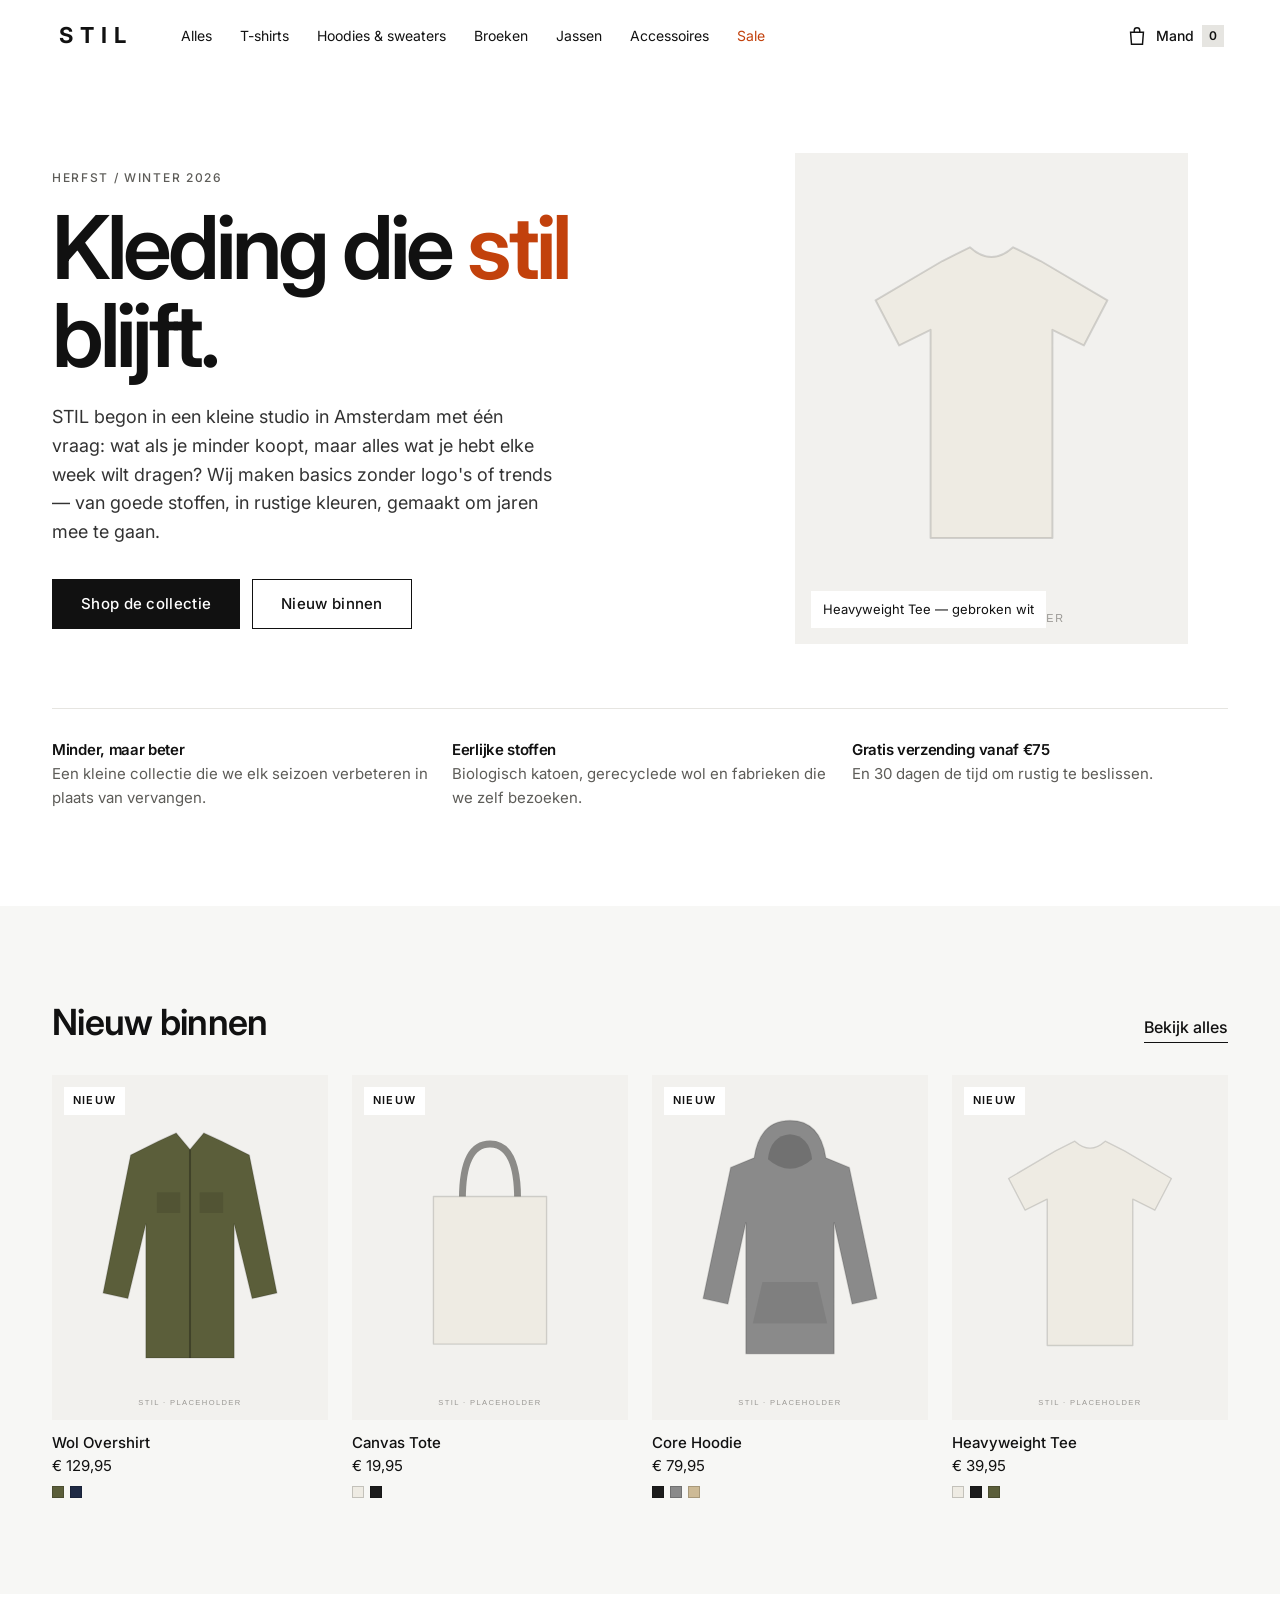
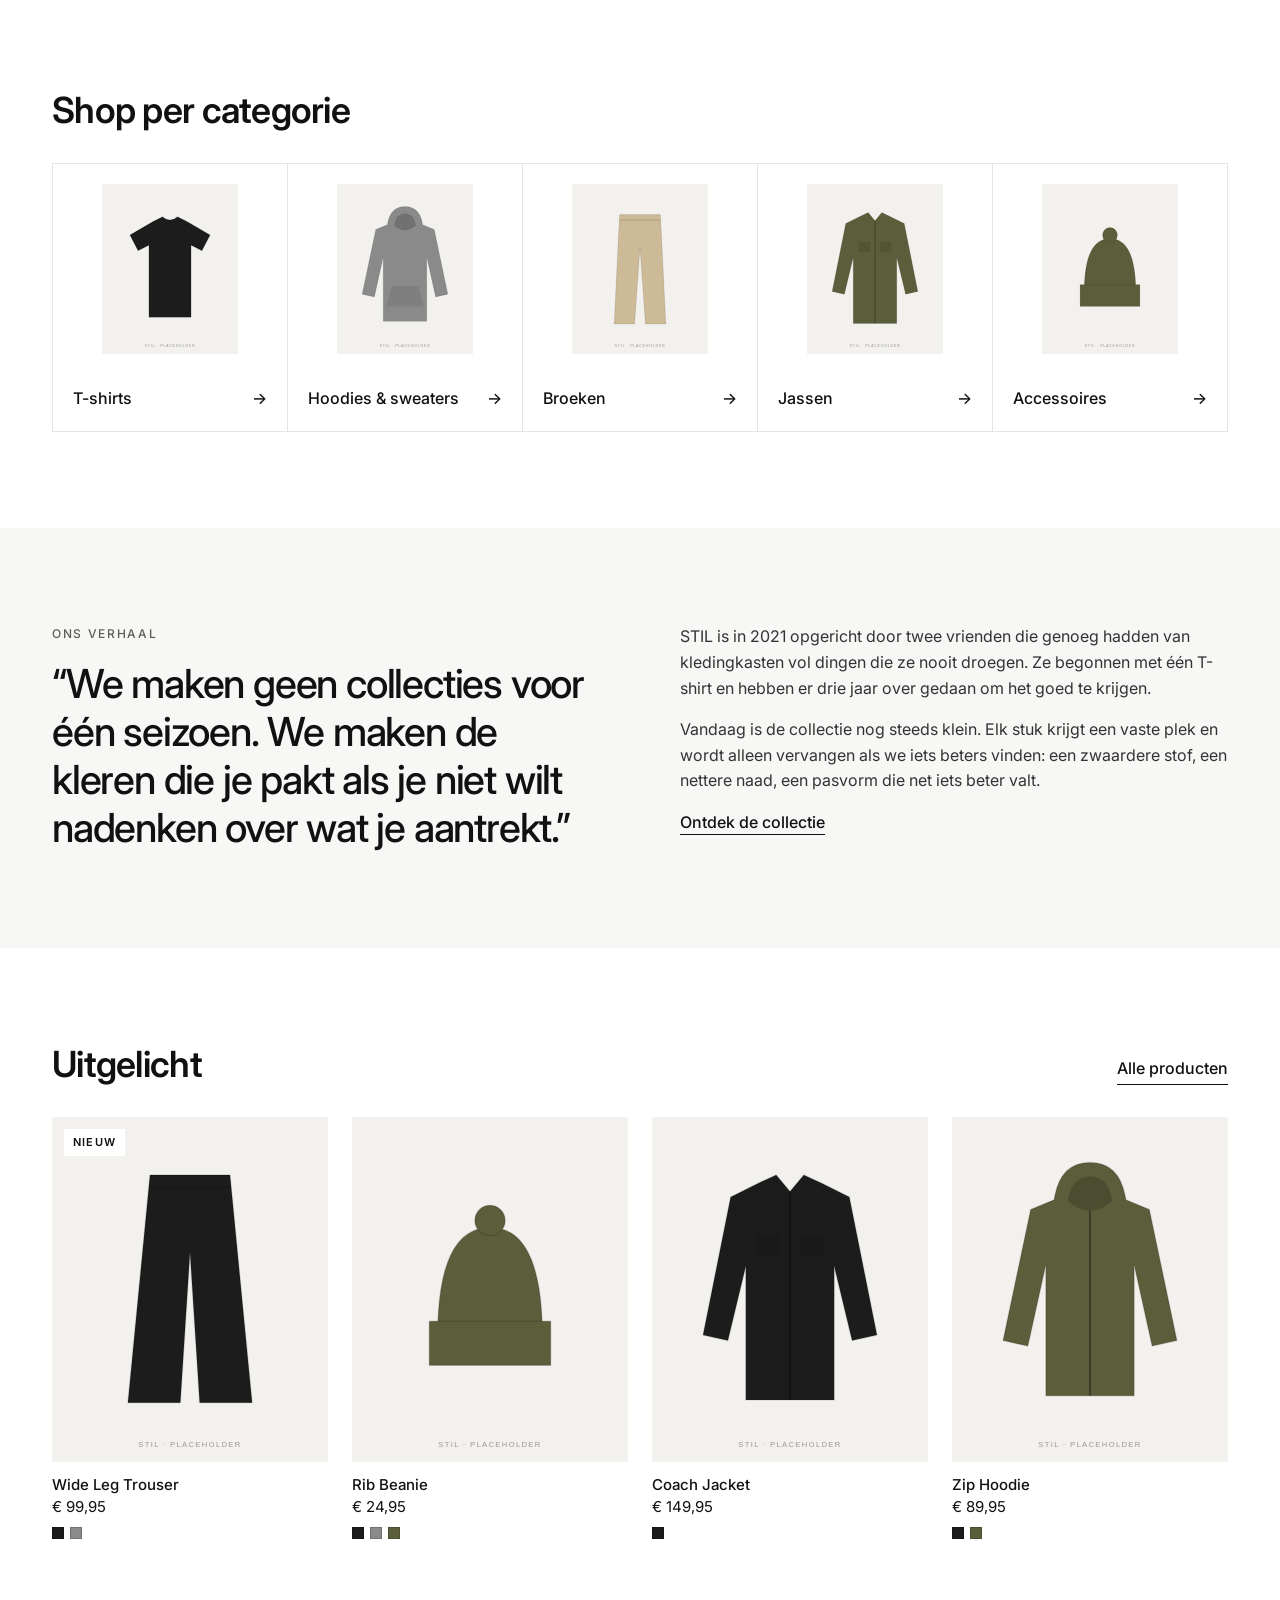
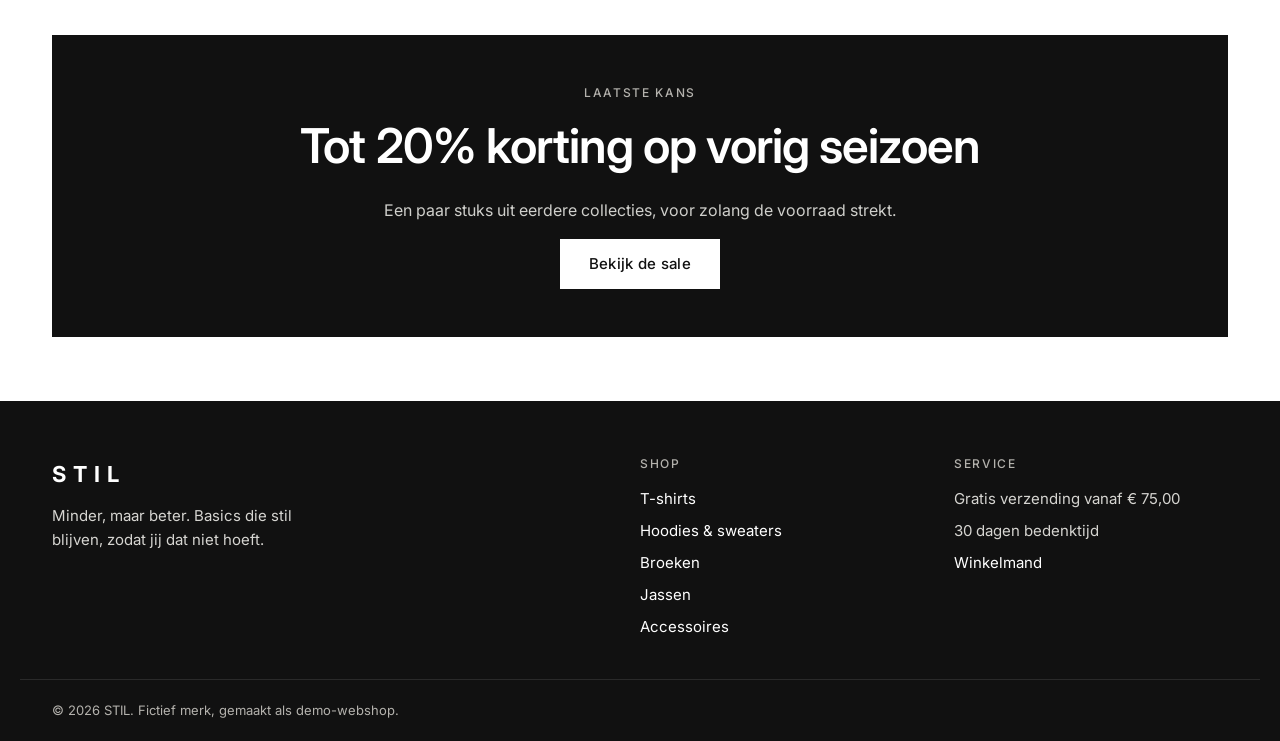
<file: index.html>
<!doctype html>
<html lang="nl">
<head>
  <meta charset="utf-8">
  <meta name="viewport" content="width=device-width, initial-scale=1">
  <title>STIL — Basics die stil blijven</title>
  <meta name="description" content="STIL maakt tijdloze basics van eerlijke stoffen. Minder stuks, betere kwaliteit. Gratis verzending vanaf €75.">
  <link rel="icon" href="images/favicon.svg" type="image/svg+xml">
  <link rel="preconnect" href="https://fonts.googleapis.com">
  <link rel="preconnect" href="https://fonts.gstatic.com" crossorigin>
  <link rel="stylesheet" href="https://fonts.googleapis.com/css2?family=Inter:wght@400;500;600;700&display=swap">
  <link rel="stylesheet" href="css/style.css">
  <script>document.documentElement.classList.add('js');</script>
  <script type="module" src="js/pages/home.js"></script>
</head>
<body>
  <a class="skip-link" href="#main">Naar de inhoud</a>
  <header class="site-header" data-site-header></header>

  <main id="main">
    <section class="hero" aria-labelledby="hero-title">
      <div class="container">
        <div class="hero__grid">
          <div class="reveal">
            <p class="eyebrow">Herfst / Winter 2026</p>
            <h1 class="hero__title" id="hero-title">Kleding die <em>stil</em> blijft.</h1>
            <p class="hero__lead">
              STIL begon in een kleine studio in Amsterdam met één vraag: wat als je minder koopt, maar alles wat je hebt elke week wilt dragen?
              Wij maken basics zonder logo's of trends — van goede stoffen, in rustige kleuren, gemaakt om jaren mee te gaan.
            </p>
            <div class="hero__actions">
              <a class="btn" href="shop.html">Shop de collectie</a>
              <a class="btn btn--outline" href="shop.html?label=nieuw&amp;sort=nieuwste">Nieuw binnen</a>
            </div>
          </div>
          <figure class="hero__media reveal">
            <img src="images/products/heavyweight-tee.svg" alt="Heavyweight Tee in gebroken wit, plat neergelegd" width="400" height="500">
            <figcaption class="hero__caption">Heavyweight Tee — gebroken wit</figcaption>
          </figure>
        </div>

        <ul class="values">
          <li><h3>Minder, maar beter</h3><p>Een kleine collectie die we elk seizoen verbeteren in plaats van vervangen.</p></li>
          <li><h3>Eerlijke stoffen</h3><p>Biologisch katoen, gerecyclede wol en fabrieken die we zelf bezoeken.</p></li>
          <li><h3>Gratis verzending vanaf €75</h3><p>En 30 dagen de tijd om rustig te beslissen.</p></li>
        </ul>
      </div>
    </section>

    <section class="section section--tint" aria-labelledby="new-title">
      <div class="container">
        <div class="section-head">
          <h2 id="new-title">Nieuw binnen</h2>
          <a class="text-link" href="shop.html?label=nieuw&amp;sort=nieuwste">Bekijk alles<span class="visually-hidden"> wat nieuw is</span></a>
        </div>
        <ul class="grid grid--4" data-new-products aria-busy="true">
          <li><div class="skeleton"></div></li><li><div class="skeleton"></div></li><li><div class="skeleton"></div></li><li><div class="skeleton"></div></li>
        </ul>
      </div>
    </section>

    <section class="section" aria-labelledby="cat-title">
      <div class="container">
        <div class="section-head">
          <h2 id="cat-title">Shop per categorie</h2>
        </div>
        <ul class="categories">
          <li class="category-item"><a class="category" href="shop.html?cat=t-shirts"><img src="images/products/essential-tee.svg" alt="" width="400" height="500"><span class="category__name">T-shirts <span aria-hidden="true">→</span></span></a></li>
          <li class="category-item"><a class="category" href="shop.html?cat=hoodies"><img src="images/products/core-hoodie.svg" alt="" width="400" height="500"><span class="category__name">Hoodies &amp; sweaters <span aria-hidden="true">→</span></span></a></li>
          <li class="category-item"><a class="category" href="shop.html?cat=broeken"><img src="images/products/relaxed-chino.svg" alt="" width="400" height="500"><span class="category__name">Broeken <span aria-hidden="true">→</span></span></a></li>
          <li class="category-item"><a class="category" href="shop.html?cat=jassen"><img src="images/products/wool-overshirt.svg" alt="" width="400" height="500"><span class="category__name">Jassen <span aria-hidden="true">→</span></span></a></li>
          <li class="category-item"><a class="category" href="shop.html?cat=accessoires"><img src="images/products/rib-beanie.svg" alt="" width="400" height="500"><span class="category__name">Accessoires <span aria-hidden="true">→</span></span></a></li>
        </ul>
      </div>
    </section>

    <section class="section section--tint" aria-labelledby="story-title">
      <div class="container story">
        <div class="reveal">
          <p class="eyebrow" id="story-title">Ons verhaal</p>
          <p class="story__quote">“We maken geen collecties voor één seizoen. We maken de kleren die je pakt als je niet wilt nadenken over wat je aantrekt.”</p>
        </div>
        <div class="story__text reveal">
          <p>STIL is in 2021 opgericht door twee vrienden die genoeg hadden van kledingkasten vol dingen die ze nooit droegen. Ze begonnen met één T-shirt en hebben er drie jaar over gedaan om het goed te krijgen.</p>
          <p>Vandaag is de collectie nog steeds klein. Elk stuk krijgt een vaste plek en wordt alleen vervangen als we iets beters vinden: een zwaardere stof, een nettere naad, een pasvorm die net iets beter valt.</p>
          <a class="text-link" href="shop.html">Ontdek de collectie</a>
        </div>
      </div>
    </section>

    <section class="section" aria-labelledby="featured-title">
      <div class="container">
        <div class="section-head">
          <h2 id="featured-title">Uitgelicht</h2>
          <a class="text-link" href="shop.html">Alle producten</a>
        </div>
        <ul class="grid grid--4" data-featured-products aria-busy="true">
          <li><div class="skeleton"></div></li><li><div class="skeleton"></div></li><li><div class="skeleton"></div></li><li><div class="skeleton"></div></li>
        </ul>
      </div>
    </section>

    <section class="container" aria-labelledby="sale-title">
      <div class="banner reveal">
        <p class="eyebrow" style="color:#b4b2ad">Laatste kans</p>
        <h2 id="sale-title">Tot 20% korting op vorig seizoen</h2>
        <p>Een paar stuks uit eerdere collecties, voor zolang de voorraad strekt.</p>
        <a class="btn btn--light" href="shop.html?label=sale">Bekijk de sale</a>
      </div>
    </section>
  </main>

  <footer class="site-footer" data-site-footer></footer>
</body>
</html>
</file>
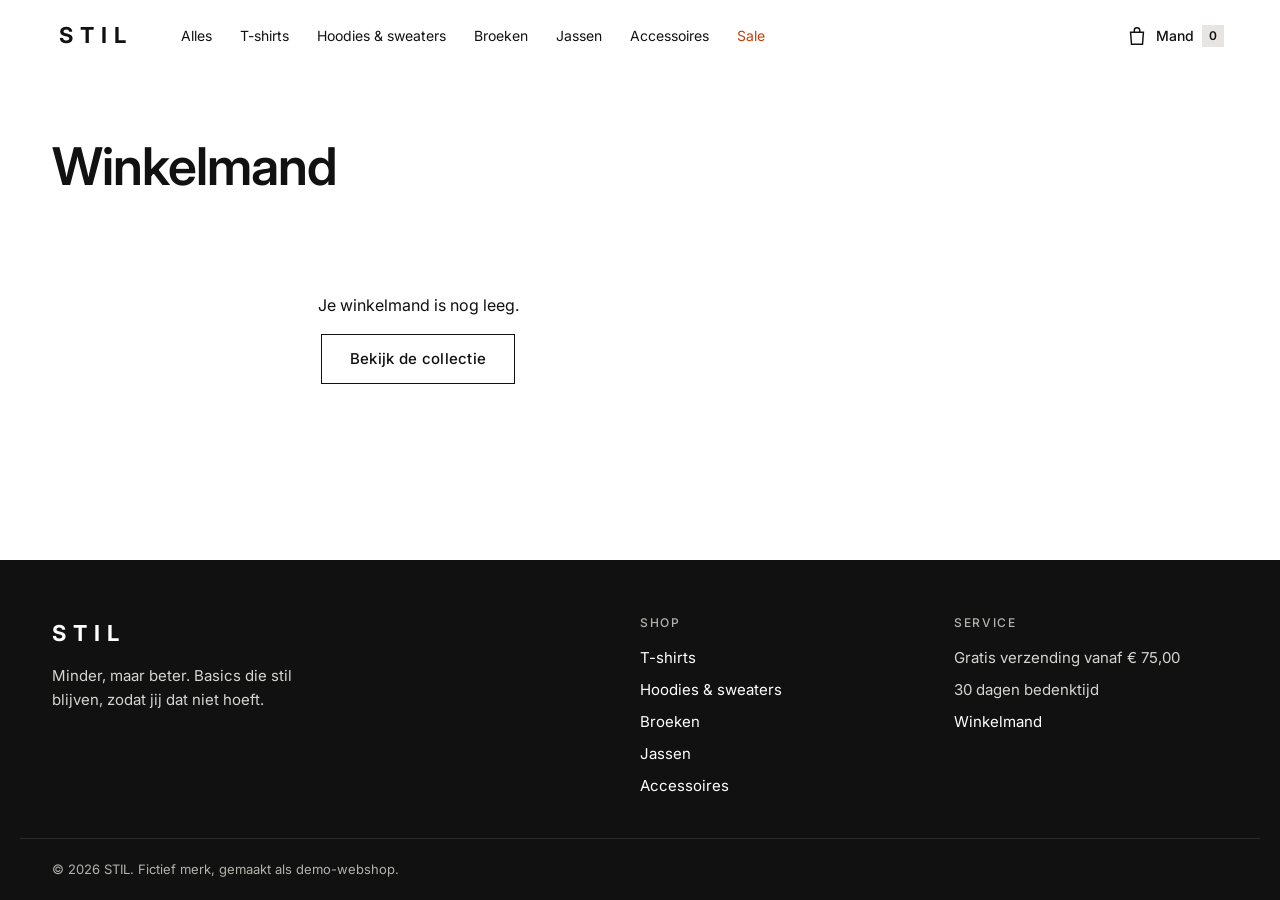
<file: cart.html>
<!doctype html>
<html lang="nl">
<head>
  <meta charset="utf-8">
  <meta name="viewport" content="width=device-width, initial-scale=1">
  <title>Winkelmand — STIL</title>
  <meta name="robots" content="noindex">
  <link rel="icon" href="images/favicon.svg" type="image/svg+xml">
  <link rel="preconnect" href="https://fonts.googleapis.com">
  <link rel="preconnect" href="https://fonts.gstatic.com" crossorigin>
  <link rel="stylesheet" href="https://fonts.googleapis.com/css2?family=Inter:wght@400;500;600;700&display=swap">
  <link rel="stylesheet" href="css/style.css">
  <script>document.documentElement.classList.add('js');</script>
  <script type="module" src="js/pages/cart.js"></script>
</head>
<body>
  <a class="skip-link" href="#main">Naar de inhoud</a>
  <header class="site-header" data-site-header></header>

  <main id="main" class="container">
    <div class="page-head">
      <h1 class="page-title">Winkelmand</h1>
      <p class="muted" data-cart-subtitle aria-live="polite"></p>
    </div>

    <div class="cart-page">
      <section aria-labelledby="lines-title">
        <h2 class="visually-hidden" id="lines-title">Artikelen</h2>
        <div data-cart-lines></div>
      </section>
      <aside class="summary-box" aria-labelledby="summary-title" data-summary-box>
        <h2 id="summary-title">Overzicht</h2>
        <div data-cart-summary></div>
      </aside>
    </div>
  </main>

  <footer class="site-footer" data-site-footer></footer>
</body>
</html>
</file>
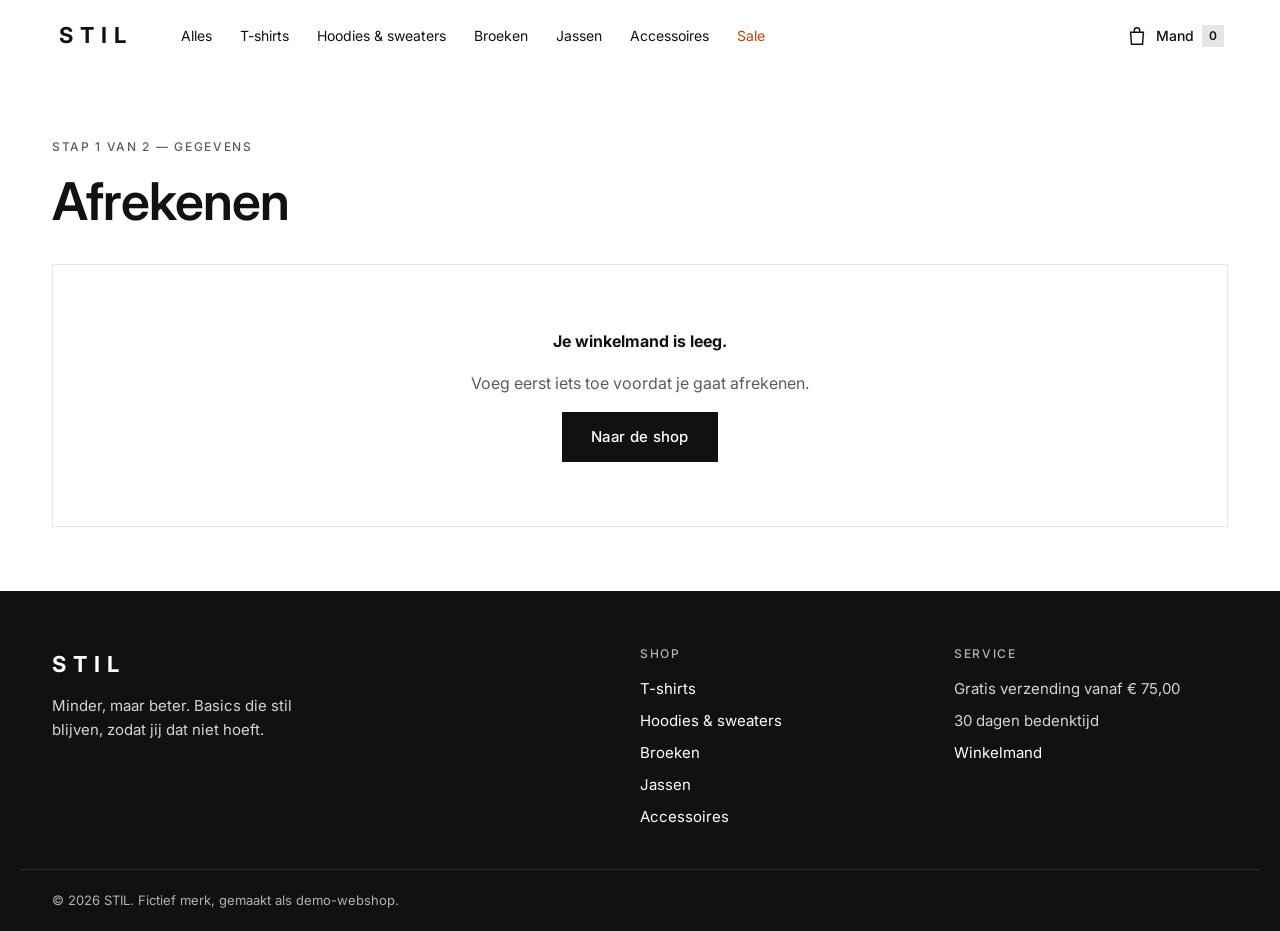
<file: checkout.html>
<!doctype html>
<html lang="nl">
<head>
  <meta charset="utf-8">
  <meta name="viewport" content="width=device-width, initial-scale=1">
  <title>Afrekenen — STIL</title>
  <meta name="robots" content="noindex">
  <link rel="icon" href="images/favicon.svg" type="image/svg+xml">
  <link rel="preconnect" href="https://fonts.googleapis.com">
  <link rel="preconnect" href="https://fonts.gstatic.com" crossorigin>
  <link rel="stylesheet" href="https://fonts.googleapis.com/css2?family=Inter:wght@400;500;600;700&display=swap">
  <link rel="stylesheet" href="css/style.css">
  <script>document.documentElement.classList.add('js');</script>
  <script type="module" src="js/checkout.js"></script>
</head>
<body>
  <a class="skip-link" href="#main">Naar de inhoud</a>
  <header class="site-header" data-site-header></header>

  <main id="main" class="container">
    <div class="page-head">
      <p class="eyebrow">Stap 1 van 2 — gegevens</p>
      <h1 class="page-title">Afrekenen</h1>
    </div>

    <div data-checkout-empty hidden>
      <div class="empty-state">
        <p><strong>Je winkelmand is leeg.</strong></p>
        <p class="muted">Voeg eerst iets toe voordat je gaat afrekenen.</p>
        <a class="btn" href="shop.html">Naar de shop</a>
      </div>
    </div>

    <div class="checkout" data-checkout>
      <form novalidate data-checkout-form aria-labelledby="form-title">
        <h2 class="visually-hidden" id="form-title">Je gegevens</h2>
        <div class="error-summary" data-error-summary tabindex="-1" hidden>
          <h2>Controleer de volgende velden</h2>
          <ul data-error-list></ul>
        </div>

        <fieldset>
          <legend>Contact</legend>
          <div class="field-row">
            <div class="field">
              <label for="voornaam">Voornaam</label>
              <input class="input" id="voornaam" name="voornaam" autocomplete="given-name" required aria-describedby="voornaam-error">
              <p class="field__error" id="voornaam-error"></p>
            </div>
            <div class="field">
              <label for="achternaam">Achternaam</label>
              <input class="input" id="achternaam" name="achternaam" autocomplete="family-name" required aria-describedby="achternaam-error">
              <p class="field__error" id="achternaam-error"></p>
            </div>
          </div>
          <div class="field">
            <label for="email">E-mailadres</label>
            <input class="input" id="email" name="email" type="email" autocomplete="email" inputmode="email" required aria-describedby="email-hint email-error">
            <p class="field__hint" id="email-hint">Hier sturen we je orderbevestiging naartoe.</p>
            <p class="field__error" id="email-error"></p>
          </div>
        </fieldset>

        <fieldset>
          <legend>Bezorgadres</legend>
          <div class="field">
            <label for="straat">Straat en huisnummer</label>
            <input class="input" id="straat" name="straat" autocomplete="street-address" required aria-describedby="straat-error">
            <p class="field__error" id="straat-error"></p>
          </div>
          <div class="field-row field-row--postcode">
            <div class="field">
              <label for="postcode">Postcode</label>
              <input class="input" id="postcode" name="postcode" autocomplete="postal-code" required aria-describedby="postcode-error">
              <p class="field__error" id="postcode-error"></p>
            </div>
            <div class="field">
              <label for="plaats">Plaats</label>
              <input class="input" id="plaats" name="plaats" autocomplete="address-level2" required aria-describedby="plaats-error">
              <p class="field__error" id="plaats-error"></p>
            </div>
          </div>
          <div class="field">
            <label for="land">Land</label>
            <select class="select" id="land" name="land" autocomplete="country">
              <option value="NL">Nederland</option>
              <option value="BE">België</option>
              <option value="DE">Duitsland</option>
            </select>
          </div>
        </fieldset>

        <button class="btn btn--block" type="submit" data-pay>Betalen met Stripe</button>
        <p class="secure-note">
          <svg viewBox="0 0 24 24" width="14" height="14" aria-hidden="true" focusable="false"><rect x="5" y="10" width="14" height="10" fill="none" stroke="currentColor" stroke-width="1.6"/><path d="M8 10V7a4 4 0 0 1 8 0v3" fill="none" stroke="currentColor" stroke-width="1.6"/></svg>
          Je rondt de betaling veilig af bij Stripe.
        </p>
        <p class="notice" data-demo-notice hidden>
          <strong>Demo-modus:</strong> er is nog geen Stripe Payment Link ingesteld in <code>js/config.js</code>.
          Je gaat daarom direct naar de bevestigingspagina, er wordt niets afgeschreven.
        </p>
      </form>

      <aside class="summary-box" aria-labelledby="order-title">
        <h2 id="order-title">Je bestelling</h2>
        <ul class="order-lines" data-order-lines></ul>
        <div data-order-totals></div>
        <a class="link-btn" href="cart.html">Winkelmand aanpassen</a>
      </aside>
    </div>
  </main>

  <footer class="site-footer" data-site-footer></footer>
</body>
</html>
</file>
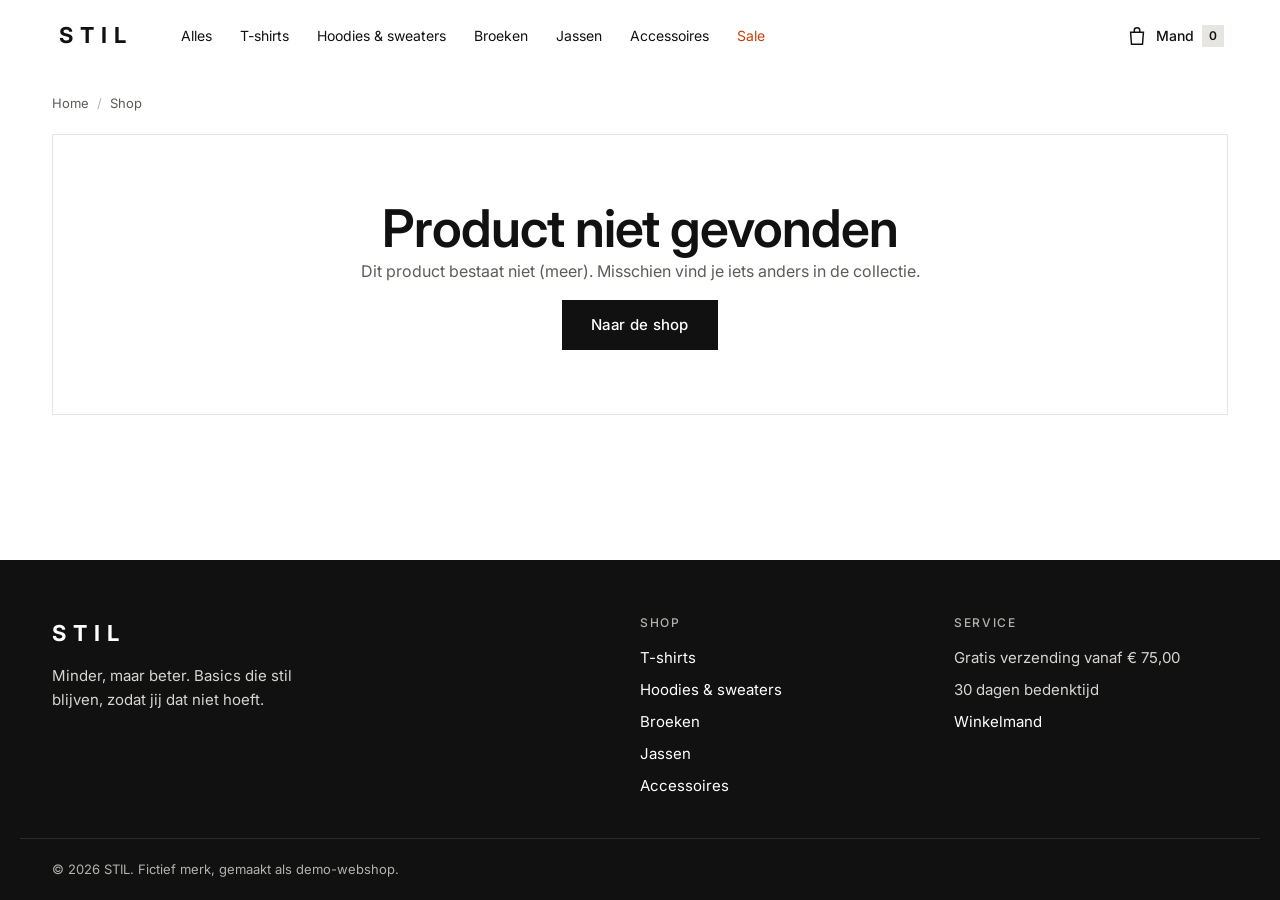
<file: product.html>
<!doctype html>
<html lang="nl">
<head>
  <meta charset="utf-8">
  <meta name="viewport" content="width=device-width, initial-scale=1">
  <title>Product — STIL</title>
  <meta name="description" content="Productdetails bij STIL.">
  <link rel="icon" href="images/favicon.svg" type="image/svg+xml">
  <link rel="preconnect" href="https://fonts.googleapis.com">
  <link rel="preconnect" href="https://fonts.gstatic.com" crossorigin>
  <link rel="stylesheet" href="https://fonts.googleapis.com/css2?family=Inter:wght@400;500;600;700&display=swap">
  <link rel="stylesheet" href="css/style.css">
  <script>document.documentElement.classList.add('js');</script>
  <script type="module" src="js/pages/product.js"></script>
</head>
<body>
  <a class="skip-link" href="#main">Naar de inhoud</a>
  <header class="site-header" data-site-header></header>

  <main id="main" class="container">
    <nav class="breadcrumbs" aria-label="Kruimelpad">
      <ol data-breadcrumbs>
        <li><a href="index.html">Home</a></li>
        <li><a href="shop.html">Shop</a></li>
      </ol>
    </nav>

    <div data-product aria-busy="true">
      <div class="product">
        <div class="skeleton"></div>
        <div><p class="muted">Product laden…</p></div>
      </div>
    </div>

    <section class="section" aria-labelledby="related-title" data-related-section hidden>
      <div class="section-head">
        <h2 id="related-title">Misschien ook iets voor jou</h2>
      </div>
      <ul class="grid grid--4" data-related></ul>
    </section>
  </main>

  <footer class="site-footer" data-site-footer></footer>
</body>
</html>
</file>
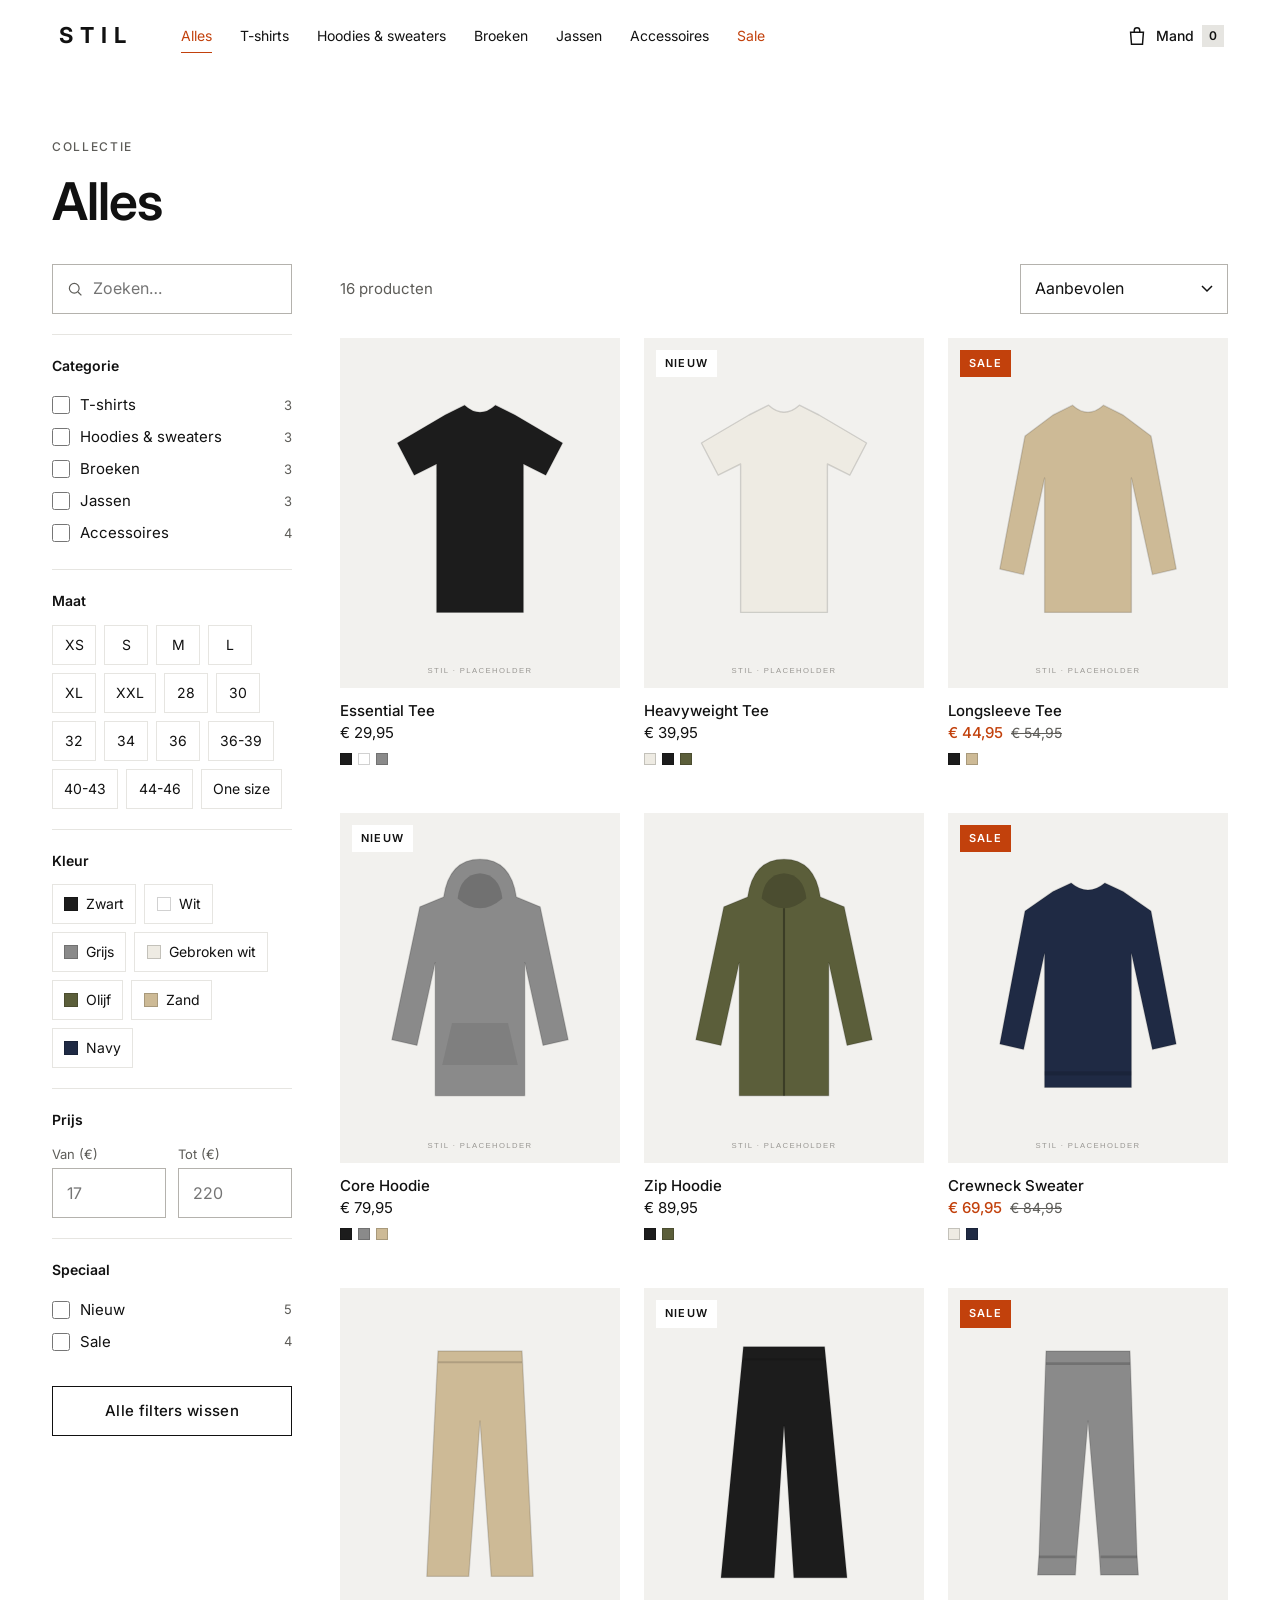
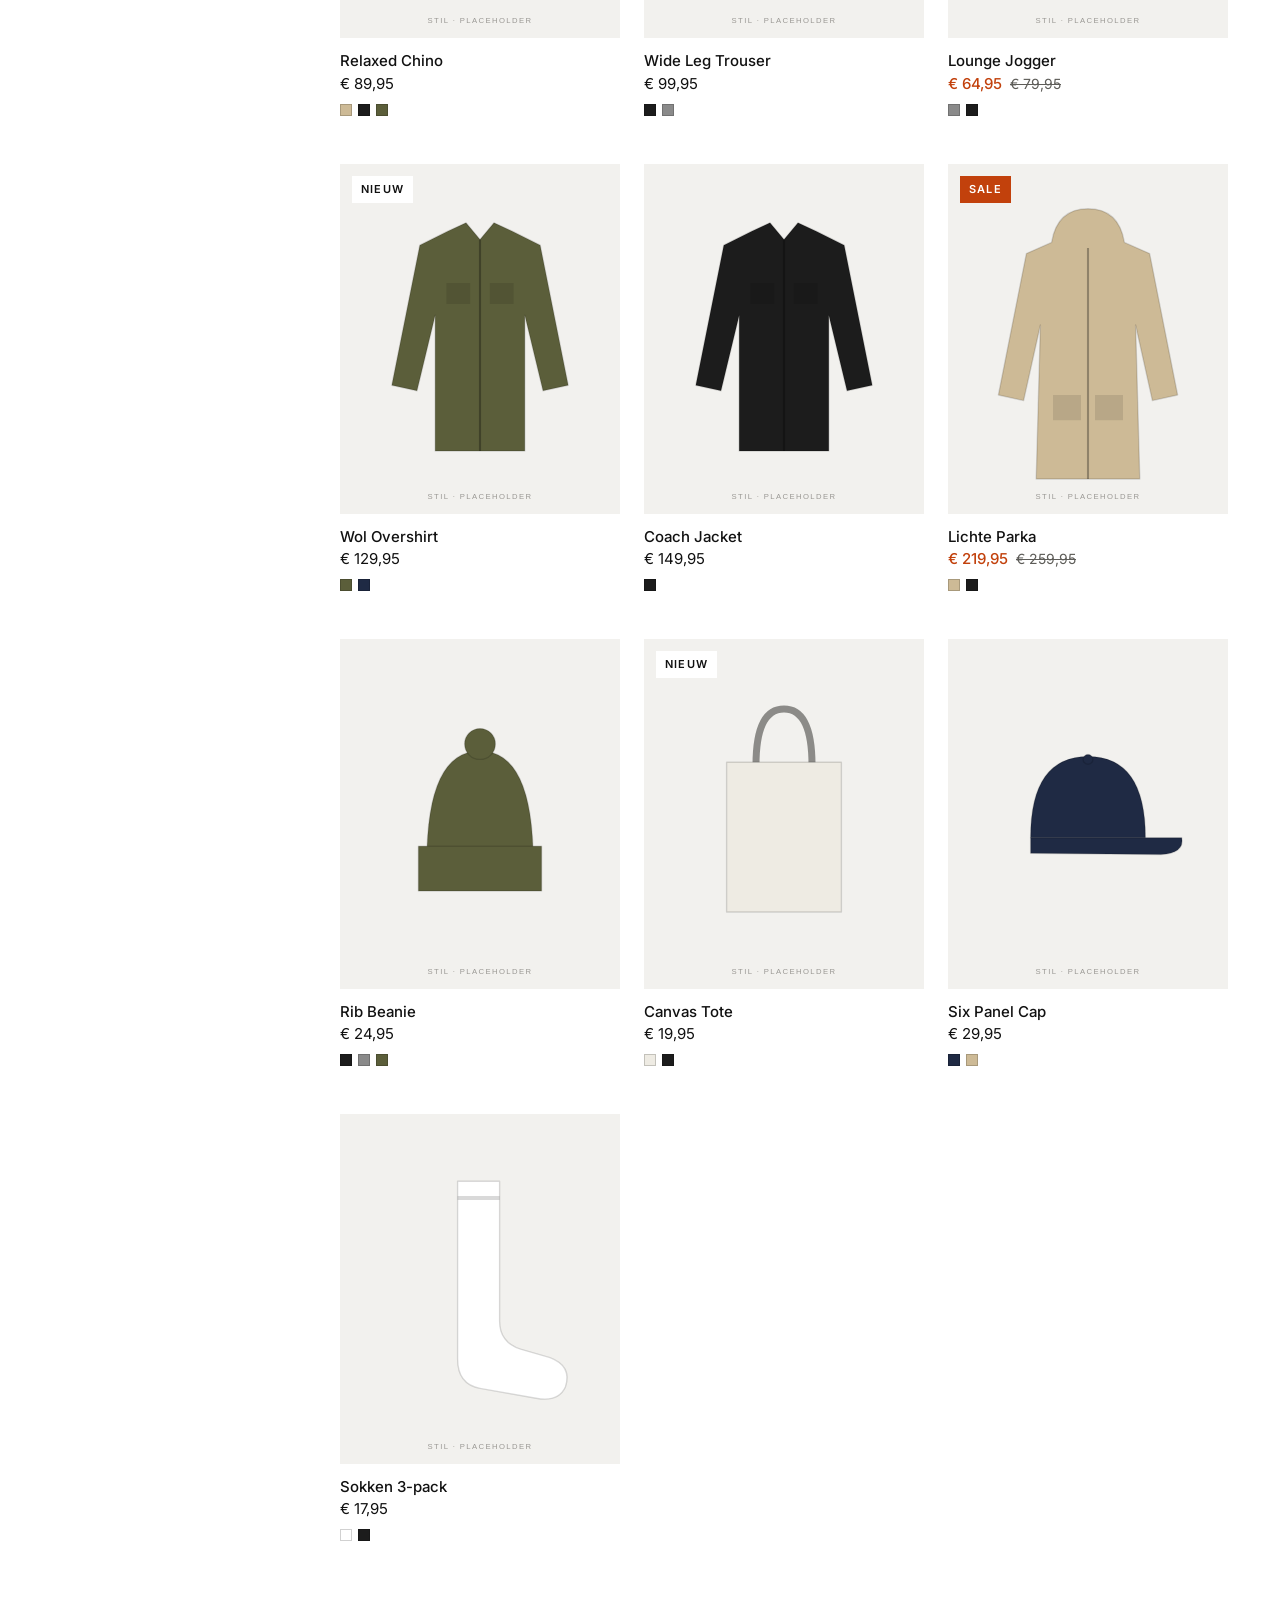
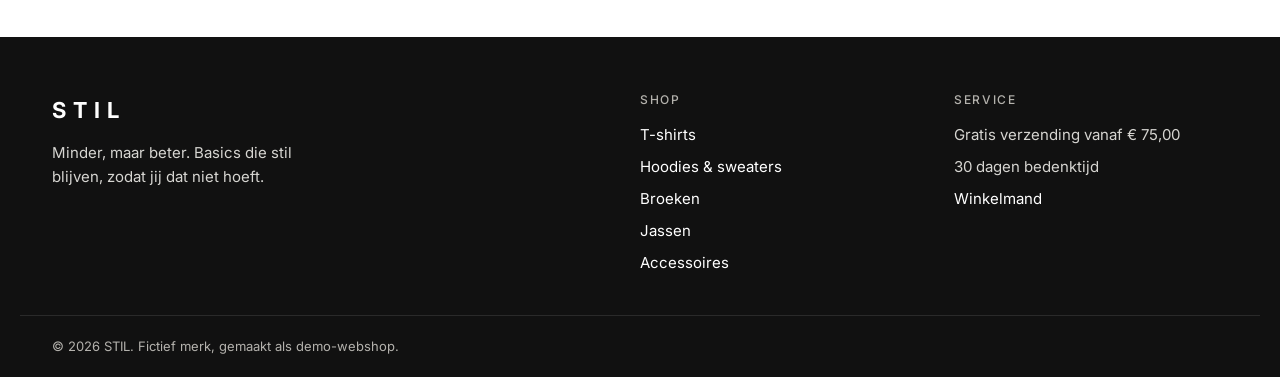
<file: shop.html>
<!doctype html>
<html lang="nl">
<head>
  <meta charset="utf-8">
  <meta name="viewport" content="width=device-width, initial-scale=1">
  <title>Shop — STIL</title>
  <meta name="description" content="Bekijk de volledige collectie van STIL: T-shirts, hoodies, broeken, jassen en accessoires.">
  <link rel="icon" href="images/favicon.svg" type="image/svg+xml">
  <link rel="preconnect" href="https://fonts.googleapis.com">
  <link rel="preconnect" href="https://fonts.gstatic.com" crossorigin>
  <link rel="stylesheet" href="https://fonts.googleapis.com/css2?family=Inter:wght@400;500;600;700&display=swap">
  <link rel="stylesheet" href="css/style.css">
  <script>document.documentElement.classList.add('js');</script>
  <script type="module" src="js/filters.js"></script>
</head>
<body>
  <a class="skip-link" href="#main">Naar de inhoud</a>
  <header class="site-header" data-site-header></header>

  <main id="main" class="container">
    <div class="page-head">
      <p class="eyebrow">Collectie</p>
      <h1 class="page-title" data-shop-title>Alles</h1>
    </div>

    <div class="shop">
      <aside aria-label="Filters">
        <form class="filters" id="filters" data-filters role="search" aria-label="Producten zoeken en filteren">
          <div class="search">
            <label class="visually-hidden" for="q">Zoek in de collectie</label>
            <svg viewBox="0 0 24 24" width="18" height="18" aria-hidden="true" focusable="false"><circle cx="11" cy="11" r="6.5" stroke="currentColor" stroke-width="1.6" fill="none"/><path d="M16 16l4.5 4.5" stroke="currentColor" stroke-width="1.6"/></svg>
            <input class="input" type="search" id="q" name="q" placeholder="Zoeken…" autocomplete="off">
          </div>

          <fieldset class="filter-group">
            <legend>Categorie</legend>
            <div data-options="cat"></div>
          </fieldset>

          <fieldset class="filter-group">
            <legend>Maat</legend>
            <div class="chip-list" data-options="maat"></div>
          </fieldset>

          <fieldset class="filter-group">
            <legend>Kleur</legend>
            <div class="chip-list" data-options="kleur"></div>
          </fieldset>

          <fieldset class="filter-group">
            <legend>Prijs</legend>
            <div class="price-range">
              <div>
                <label for="min">Van (€)</label>
                <input class="input" type="number" id="min" name="min" min="0" step="1" inputmode="numeric">
              </div>
              <div>
                <label for="max">Tot (€)</label>
                <input class="input" type="number" id="max" name="max" min="0" step="1" inputmode="numeric">
              </div>
            </div>
          </fieldset>

          <fieldset class="filter-group">
            <legend>Speciaal</legend>
            <div data-options="label"></div>
          </fieldset>

          <div class="stack-sm">
            <button class="btn btn--block filters-done" type="button" data-filters-done>Bekijk resultaten</button>
            <button class="btn btn--outline btn--block" type="reset" data-clear>Alle filters wissen</button>
          </div>
        </form>
      </aside>

      <section aria-labelledby="results-title">
        <h2 class="visually-hidden" id="results-title">Producten</h2>
        <div class="toolbar">
          <button class="btn btn--outline filters-toggle" type="button" aria-expanded="false" aria-controls="filters" data-filters-toggle>
            Filters <span data-filter-count></span>
          </button>
          <p class="toolbar__count" data-result-count aria-live="polite" aria-atomic="true"></p>
          <label class="visually-hidden" for="sort">Sorteren op</label>
          <select class="select select--inline" id="sort" name="sort" form="filters">
            <option value="aanbevolen">Aanbevolen</option>
            <option value="nieuwste">Nieuwste</option>
            <option value="prijs-op">Prijs: laag naar hoog</option>
            <option value="prijs-af">Prijs: hoog naar laag</option>
            <option value="naam">Naam (A–Z)</option>
          </select>
        </div>
        <div class="active-filters" data-active-filters aria-label="Actieve filters"></div>
        <ul class="grid" data-results aria-busy="true">
          <li><div class="skeleton"></div></li><li><div class="skeleton"></div></li><li><div class="skeleton"></div></li>
          <li><div class="skeleton"></div></li><li><div class="skeleton"></div></li><li><div class="skeleton"></div></li>
        </ul>
      </section>
    </div>
  </main>

  <footer class="site-footer" data-site-footer></footer>
</body>
</html>
</file>
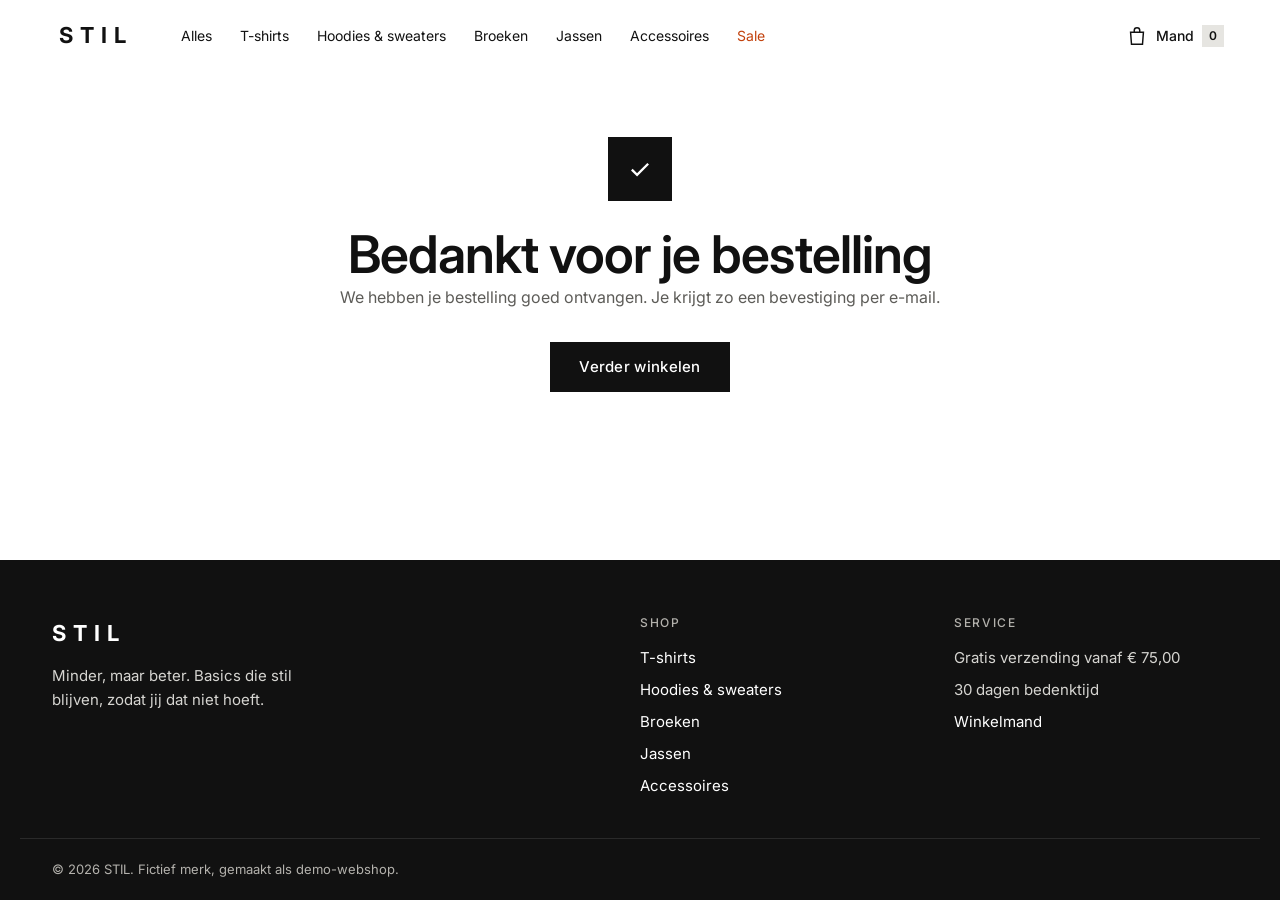
<file: success.html>
<!doctype html>
<html lang="nl">
<head>
  <meta charset="utf-8">
  <meta name="viewport" content="width=device-width, initial-scale=1">
  <title>Bedankt voor je bestelling — STIL</title>
  <meta name="robots" content="noindex">
  <link rel="icon" href="images/favicon.svg" type="image/svg+xml">
  <link rel="preconnect" href="https://fonts.googleapis.com">
  <link rel="preconnect" href="https://fonts.gstatic.com" crossorigin>
  <link rel="stylesheet" href="https://fonts.googleapis.com/css2?family=Inter:wght@400;500;600;700&display=swap">
  <link rel="stylesheet" href="css/style.css">
  <script>document.documentElement.classList.add('js');</script>
  <script type="module" src="js/pages/success.js"></script>
</head>
<body>
  <a class="skip-link" href="#main">Naar de inhoud</a>
  <header class="site-header" data-site-header></header>

  <main id="main" class="container">
    <section class="success" aria-labelledby="success-title">
      <div class="success__icon" aria-hidden="true">
        <svg viewBox="0 0 24 24" width="28" height="28" focusable="false"><path d="M5 12.5l4.5 4.5L19 7.5" fill="none" stroke="currentColor" stroke-width="2"/></svg>
      </div>
      <h1 class="page-title" id="success-title">Bedankt voor je bestelling</h1>
      <p class="muted" data-order-intro>We hebben je bestelling goed ontvangen. Je krijgt zo een bevestiging per e-mail.</p>
      <div data-order-details></div>
      <p class="notice" data-demo-notice hidden>Dit was een demo-bestelling: er is geen echte betaling gedaan.</p>
      <p style="margin-top:2rem"><a class="btn" href="shop.html">Verder winkelen</a></p>
    </section>
  </main>

  <footer class="site-footer" data-site-footer></footer>
</body>
</html>
</file>
<file: css/style.css>
/* ==========================================================================
   STIL — stijlblad
   Mobile-first. Zwart/wit met één accentkleur, scherpe hoeken, veel lucht.
   ========================================================================== */

:root {
  --black: #111111;
  --white: #ffffff;
  --gray-50: #f7f7f5;
  --gray-100: #f2f1ee;
  --gray-200: #e6e5e1;
  --gray-400: #b4b2ad;
  --gray-600: #5d5c58; /* 6.6:1 op wit */
  --accent: #c2410c; /* gebrande oranje, 5.2:1 op wit */
  --accent-dark: #9a3412;
  --error: #b42318;
  --success: #276749;

  --font: 'Inter', system-ui, -apple-system, 'Segoe UI', Roboto, Arial, sans-serif;
  --container: 1240px;
  --gutter: 1.25rem;
  --header-h: 64px;
  --ease: cubic-bezier(0.22, 0.61, 0.36, 1);
  --speed: 280ms;
  color-scheme: light;
}

@media (min-width: 720px) {
  :root { --gutter: 2rem; --header-h: 72px; }
}

/* ---------- Reset & basis ---------- */

*, *::before, *::after { box-sizing: border-box; }
[hidden] { display: none !important; }
html { -webkit-text-size-adjust: 100%; scroll-behavior: smooth; }
html.no-scroll { overflow: hidden; }
body {
  margin: 0;
  font-family: var(--font);
  font-size: 1rem;
  line-height: 1.6;
  color: var(--black);
  background: var(--white);
  -webkit-font-smoothing: antialiased;
  display: flex;
  flex-direction: column;
  min-height: 100vh;
}
main { flex: 1; }
img, svg { display: block; max-width: 100%; height: auto; }
h1, h2, h3, h4 { margin: 0 0 0.5em; line-height: 1.15; font-weight: 600; letter-spacing: -0.02em; }
p { margin: 0 0 1em; }
ul { margin: 0; padding: 0; list-style: none; }
a { color: inherit; text-underline-offset: 0.2em; text-decoration-thickness: 1px; }
button, input, select, textarea { font: inherit; color: inherit; }
button { cursor: pointer; }
s { text-decoration-thickness: 1px; }

:focus-visible { outline: 2px solid var(--accent); outline-offset: 3px; }

.visually-hidden {
  position: absolute !important; width: 1px; height: 1px; padding: 0; margin: -1px;
  overflow: hidden; clip: rect(0 0 0 0); white-space: nowrap; border: 0;
}

.skip-link {
  position: absolute; left: var(--gutter); top: -100px; z-index: 100;
  background: var(--black); color: var(--white); padding: 0.75rem 1rem; text-decoration: none;
}
.skip-link:focus { top: 0.75rem; }

.container { width: 100%; max-width: var(--container); margin-inline: auto; padding-inline: var(--gutter); }
.section { padding-block: 4rem; }
@media (min-width: 720px) { .section { padding-block: 6rem; } }
.section--tint { background: var(--gray-50); }
.muted { color: var(--gray-600); }
.eyebrow { font-size: 0.75rem; letter-spacing: 0.14em; text-transform: uppercase; color: var(--gray-600); margin-bottom: 1rem; font-weight: 500; }
.stack-sm > * + * { margin-top: 0.5rem; }

.section-head { display: flex; align-items: end; justify-content: space-between; gap: 1rem; margin-bottom: 2rem; }
.section-head h2 { font-size: clamp(1.5rem, 3vw, 2.25rem); margin: 0; }

.page-title { font-size: clamp(2rem, 5vw, 3.25rem); margin: 0; }
.page-head { padding-block: 2.5rem 1.5rem; }
@media (min-width: 720px) { .page-head { padding-block: 4rem 2rem; } }

/* ---------- Knoppen ---------- */

.btn {
  display: inline-flex; align-items: center; justify-content: center; gap: 0.5rem;
  min-height: 48px; padding: 0.75rem 1.75rem;
  border: 1px solid var(--black); border-radius: 0;
  background: var(--black); color: var(--white);
  font-weight: 500; font-size: 0.9375rem; letter-spacing: 0.02em; text-decoration: none;
  transition: background var(--speed) var(--ease), color var(--speed) var(--ease), border-color var(--speed) var(--ease);
}
.btn:hover { background: var(--accent); border-color: var(--accent); }
.btn--outline { background: transparent; color: var(--black); }
.btn--outline:hover { background: var(--black); border-color: var(--black); color: var(--white); }
.btn--light { background: var(--white); color: var(--black); border-color: var(--white); }
.btn--block { width: 100%; }
.btn[disabled], .btn[aria-disabled='true'] { opacity: 0.45; pointer-events: none; }

.link-btn {
  background: none; border: 0; padding: 0.25rem 0; font-size: 0.875rem; color: var(--gray-600);
  text-decoration: underline; text-underline-offset: 0.2em;
}
.link-btn:hover { color: var(--black); }

.text-link { font-weight: 500; text-decoration: none; border-bottom: 1px solid currentColor; padding-bottom: 2px; white-space: nowrap; }
.text-link:hover { color: var(--accent); }

.icon-btn {
  display: inline-grid; place-items: center; width: 44px; height: 44px;
  background: none; border: 0; padding: 0;
}

/* ---------- Header ---------- */

.site-header {
  position: sticky; top: 0; z-index: 20;
  background: rgba(255, 255, 255, 0.94);
  backdrop-filter: saturate(1.4) blur(8px);
  border-bottom: 1px solid transparent;
  transition: border-color var(--speed) var(--ease);
  min-height: var(--header-h);
}
.site-header.is-scrolled { border-bottom-color: var(--gray-200); }
.header__inner { display: flex; align-items: center; gap: 0.5rem; height: var(--header-h); }
.logo {
  font-weight: 700; font-size: 1.375rem; letter-spacing: 0.32em; text-decoration: none;
  margin-right: auto; padding-left: 0.32em; /* optisch centreren door letterspacing */
}
.nav-toggle { margin-left: -10px; }

.site-nav {
  position: absolute; left: 0; right: 0; top: 100%;
  background: var(--white); border-bottom: 1px solid var(--gray-200);
  visibility: hidden; opacity: 0; transform: translateY(-6px);
  transition: opacity var(--speed) var(--ease), transform var(--speed) var(--ease), visibility var(--speed);
}
.site-nav.is-open { visibility: visible; opacity: 1; transform: none; }
.site-nav ul { padding: 0.5rem var(--gutter) 1.25rem; }
.site-nav a { display: block; padding: 0.75rem 0; text-decoration: none; font-size: 1.125rem; border-bottom: 1px solid var(--gray-100); }
.site-nav a[aria-current='page'] { color: var(--accent); }
.site-nav li:last-child a { color: var(--accent); }

@media (min-width: 1024px) {
  .nav-toggle { display: none; }
  .logo { margin-right: 2.5rem; }
  .site-nav { position: static; visibility: visible; opacity: 1; transform: none; border: 0; background: none; margin-right: auto; }
  .site-nav ul { display: flex; gap: 1.75rem; padding: 0; }
  .site-nav a { padding: 0.5rem 0; font-size: 0.875rem; border: 0; position: relative; }
  .site-nav a::after {
    content: ''; position: absolute; left: 0; right: 0; bottom: 2px; height: 1px; background: currentColor;
    transform: scaleX(0); transform-origin: left; transition: transform var(--speed) var(--ease);
  }
  .site-nav a:hover::after, .site-nav a[aria-current='page']::after { transform: scaleX(1); }
}

.cart-btn {
  display: inline-flex; align-items: center; gap: 0.5rem; min-height: 44px; padding: 0 0.25rem 0 0.5rem;
  background: none; border: 0; font-size: 0.875rem; font-weight: 500;
}
.cart-btn__label { display: none; }
@media (min-width: 720px) { .cart-btn__label { display: inline; } }
.cart-count {
  display: inline-grid; place-items: center; min-width: 22px; height: 22px; padding: 0 6px;
  background: var(--accent); color: var(--white); font-size: 0.75rem; font-weight: 600;
  transition: transform var(--speed) var(--ease);
}
.cart-count.is-empty { background: var(--gray-200); color: var(--black); }
.cart-count.bump { animation: bump 400ms var(--ease); }
@keyframes bump { 40% { transform: scale(1.25); } }

/* ---------- Footer ---------- */

.site-footer { background: var(--black); color: #d6d5d1; margin-top: 4rem; font-size: 0.9375rem; }
.site-footer a { color: var(--white); text-decoration: none; }
.site-footer a:hover { text-decoration: underline; }
.footer__inner { display: grid; gap: 2.5rem; padding-block: 3.5rem 2.5rem; }
@media (min-width: 720px) { .footer__inner { grid-template-columns: 2fr 1fr 1fr; } }
.logo--footer { color: var(--white); padding-left: 0; margin-bottom: 0.75rem; }
.footer__brand p:last-child { max-width: 32ch; }
.footer__heading { font-size: 0.75rem; letter-spacing: 0.14em; text-transform: uppercase; color: var(--gray-400); font-weight: 500; margin-bottom: 1rem; }
.site-footer li + li { margin-top: 0.5rem; }
.footer__bottom { border-top: 1px solid #2a2a2a; padding-block: 1.25rem; font-size: 0.8125rem; color: var(--gray-400); }
.footer__bottom p { margin: 0; }

/* ---------- Hero ---------- */

.hero { padding-block: 3rem 4rem; }
.hero__grid { display: grid; gap: 2.5rem; align-items: center; }
.hero__title { font-size: clamp(2.5rem, 8vw, 5.5rem); line-height: 1; letter-spacing: -0.045em; margin-bottom: 1.5rem; }
.hero__title em { font-style: normal; color: var(--accent); }
.hero__lead { font-size: 1.125rem; max-width: 46ch; color: #333; }
.hero__actions { display: flex; flex-wrap: wrap; gap: 0.75rem; margin-top: 2rem; }
.hero__media { position: relative; background: var(--gray-100); aspect-ratio: 4 / 5; overflow: hidden; }
.hero__media img { width: 100%; height: 100%; object-fit: cover; }
.hero__caption { position: absolute; left: 1rem; bottom: 1rem; background: var(--white); padding: 0.5rem 0.75rem; font-size: 0.8125rem; margin: 0; }
@media (min-width: 900px) {
  .hero { padding-block: 4rem 6rem; }
  .hero__grid { grid-template-columns: 1.15fr 0.85fr; gap: 4rem; }
}

.values { display: grid; gap: 1.5rem; border-top: 1px solid var(--gray-200); padding-top: 2rem; margin-top: 3rem; }
@media (min-width: 720px) { .values { grid-template-columns: repeat(3, 1fr); } }
.values h3 { font-size: 0.9375rem; margin-bottom: 0.25rem; }
.values p { font-size: 0.9375rem; color: var(--gray-600); margin: 0; }

/* ---------- Story ---------- */

.story { display: grid; gap: 2rem; }
@media (min-width: 900px) { .story { grid-template-columns: 1fr 1fr; gap: 5rem; align-items: start; } }
.story__quote { font-size: clamp(1.5rem, 3.4vw, 2.5rem); line-height: 1.2; letter-spacing: -0.03em; font-weight: 500; margin: 0; }
.story__text p { color: #333; }

/* ---------- Productgrid & kaarten ---------- */

.grid { display: grid; grid-template-columns: repeat(2, minmax(0, 1fr)); gap: 2rem 1rem; }
@media (min-width: 720px) { .grid { grid-template-columns: repeat(3, minmax(0, 1fr)); gap: 3rem 1.5rem; } }
@media (min-width: 1100px) { .grid--4 { grid-template-columns: repeat(4, minmax(0, 1fr)); } }

.card { position: relative; }
.card__link { display: block; text-decoration: none; }
.card__media { position: relative; background: var(--gray-100); aspect-ratio: 4 / 5; overflow: hidden; }
.card__media img { width: 100%; height: 100%; object-fit: cover; transition: transform 700ms var(--ease); }
.card__link:hover .card__media img, .card__link:focus-visible .card__media img { transform: scale(1.04); }
.card__body { display: flex; flex-direction: column; gap: 0.125rem; padding-top: 0.875rem; }
.card__title { font-size: 0.9375rem; font-weight: 500; margin: 0; letter-spacing: 0; }
.card__link:hover .card__title { text-decoration: underline; }
.card__swatches { display: flex; gap: 6px; margin: 0.5rem 0 0; }
.card__swatches > span { display: flex; gap: 6px; }

.price { display: inline-flex; gap: 0.5rem; align-items: baseline; font-size: 0.9375rem; }
.price--sale .price__now { color: var(--accent); font-weight: 500; }
.price__old { color: var(--gray-600); font-size: 0.875rem; }

.badge {
  position: absolute; top: 0.75rem; left: 0.75rem;
  background: var(--white); color: var(--black);
  font-size: 0.6875rem; font-weight: 600; letter-spacing: 0.12em; text-transform: uppercase; padding: 0.3rem 0.55rem;
}
.badge--accent { background: var(--accent); color: var(--white); }

.swatch {
  display: inline-block; width: 28px; height: 28px; background: var(--swatch);
  border: 1px solid rgba(0, 0, 0, 0.18);
}
.swatch--sm { width: 12px; height: 12px; }

/* ---------- Categorieën ---------- */

.categories { display: grid; grid-template-columns: repeat(2, 1fr); gap: 1px; background: var(--gray-200); border: 1px solid var(--gray-200); }
@media (min-width: 900px) { .categories { grid-template-columns: repeat(5, 1fr); } }
.category {
  display: flex; flex-direction: column; justify-content: space-between; gap: 2rem;
  background: var(--white); padding: 1.25rem; min-height: 200px; text-decoration: none;
  transition: background var(--speed) var(--ease), color var(--speed) var(--ease);
}
.category-item { display: flex; }
.category-item > .category { flex: 1; }
.category-item:last-child:nth-child(odd) { grid-column: 1 / -1; }
@media (min-width: 900px) { .category-item:last-child:nth-child(odd) { grid-column: auto; } }
.category img { width: 70%; max-width: 140px; margin-inline: auto; transition: transform 600ms var(--ease); }
.category__name { display: flex; justify-content: space-between; font-weight: 500; }
.category:hover { background: var(--black); color: var(--white); }
.category:hover img { transform: translateY(-4px); }

/* ---------- Banner ---------- */

.banner { background: var(--black); color: var(--white); padding: 3rem var(--gutter); text-align: center; }
.banner h2 { font-size: clamp(1.75rem, 4vw, 3rem); }
.banner p { color: #cfcfcb; }

/* ---------- Shop & filters ---------- */

.shop { display: grid; gap: 2rem; padding-bottom: 2rem; }
@media (min-width: 1024px) { .shop { grid-template-columns: 240px 1fr; gap: 3rem; } }

.toolbar { display: flex; flex-wrap: wrap; align-items: center; gap: 0.75rem 1rem; margin-bottom: 1.5rem; }
.toolbar__count { margin: 0 auto 0 0; color: var(--gray-600); font-size: 0.9375rem; }
.filters-toggle { display: inline-flex; }
@media (min-width: 1024px) { .filters-toggle, .filters-done { display: none; } }

.search { position: relative; margin-bottom: 1.25rem; }
.search input { padding-left: 2.5rem; }
.search svg { position: absolute; left: 0.85rem; top: 50%; transform: translateY(-50%); pointer-events: none; color: var(--gray-600); }

.filters { display: none; }
.filters.is-open { display: block; }
@media (min-width: 1024px) { .filters { display: block; position: sticky; top: calc(var(--header-h) + 1.5rem); align-self: start; } }
.filter-group { border: 0; border-top: 1px solid var(--gray-200); margin: 0; padding: 1.25rem 0; min-width: 0; }
.filter-group legend { float: left; width: 100%; font-weight: 600; font-size: 0.875rem; margin-bottom: 0.75rem; padding: 0; }
.filter-group legend + * { clear: both; }
.check { display: flex; align-items: center; gap: 0.625rem; min-height: 32px; font-size: 0.9375rem; cursor: pointer; }
.check input { width: 18px; height: 18px; margin: 0; accent-color: var(--black); }
.check__count { color: var(--gray-600); font-size: 0.8125rem; margin-left: auto; }

.chip-list { display: flex; flex-wrap: wrap; gap: 0.5rem; }
.chip { position: relative; }
.chip input { position: absolute; opacity: 0; inset: 0; width: 100%; height: 100%; margin: 0; cursor: pointer; }
.chip span {
  display: inline-flex; align-items: center; justify-content: center; gap: 0.5rem; min-width: 44px; min-height: 40px;
  padding: 0.4rem 0.7rem; border: 1px solid var(--gray-200); font-size: 0.875rem;
  transition: border-color var(--speed) var(--ease), background var(--speed) var(--ease);
}
.chip:hover span { border-color: var(--black); }
.chip input:checked + span { border-color: var(--black); background: var(--black); color: var(--white); }
.chip input:focus-visible + span { outline: 2px solid var(--accent); outline-offset: 2px; }
.chip .swatch { width: 14px; height: 14px; }

.price-range { display: grid; grid-template-columns: 1fr 1fr; gap: 0.75rem; }
.price-range label { font-size: 0.8125rem; color: var(--gray-600); display: block; margin-bottom: 0.25rem; }

.active-filters { display: flex; flex-wrap: wrap; gap: 0.5rem; margin-bottom: 1.5rem; }
.active-filters:empty { display: none; }
.pill {
  display: inline-flex; align-items: center; gap: 0.4rem; padding: 0.35rem 0.6rem;
  background: var(--gray-100); border: 0; font-size: 0.8125rem;
}
.pill:hover { background: var(--gray-200); }
.pill svg { width: 12px; height: 12px; }

.empty-state { padding: 4rem 1rem; text-align: center; border: 1px solid var(--gray-200); }

/* ---------- Formulieren ---------- */

.field { display: block; margin-bottom: 1.25rem; }
.field label, .label { display: block; font-size: 0.875rem; font-weight: 500; margin-bottom: 0.375rem; }
.input, .select {
  width: 100%; min-height: 48px; padding: 0.7rem 0.875rem;
  background: var(--white); border: 1px solid var(--gray-400); border-radius: 0;
  transition: border-color var(--speed) var(--ease), box-shadow var(--speed) var(--ease);
}
.input:hover, .select:hover { border-color: var(--black); }
.input:focus, .select:focus { outline: none; border-color: var(--black); box-shadow: 0 0 0 1px var(--black); }
.input[aria-invalid='true'] { border-color: var(--error); box-shadow: 0 0 0 1px var(--error); }
.select {
  appearance: none; padding-right: 2.5rem;
  background-image: url("data:image/svg+xml,%3Csvg xmlns='http://www.w3.org/2000/svg' width='12' height='8' viewBox='0 0 12 8'%3E%3Cpath d='M1 1l5 5 5-5' fill='none' stroke='%23111' stroke-width='1.5'/%3E%3C/svg%3E");
  background-repeat: no-repeat; background-position: right 0.9rem center;
}
.select--inline { width: auto; min-height: 44px; }
.field__hint { font-size: 0.8125rem; color: var(--gray-600); margin: 0.375rem 0 0; }
.field__error { font-size: 0.8125rem; color: var(--error); margin: 0.375rem 0 0; display: flex; gap: 0.35rem; }
.field__error:empty { display: none; }
.field__error::before { content: '!'; display: inline-grid; place-items: center; width: 16px; height: 16px; flex: none; margin-top: 2px; background: var(--error); color: var(--white); font-size: 0.6875rem; font-weight: 700; }
.field-row { display: grid; gap: 0 1rem; }
@media (min-width: 600px) { .field-row { grid-template-columns: 1fr 1fr; } .field-row--postcode { grid-template-columns: 1fr 2fr; } }

.error-summary { border: 2px solid var(--error); padding: 1.25rem; margin-bottom: 2rem; }
.error-summary h2 { font-size: 1.0625rem; color: var(--error); }
.error-summary ul { list-style: disc; padding-left: 1.25rem; }
.error-summary a { color: var(--error); }

/* ---------- Productpagina ---------- */

.breadcrumbs { font-size: 0.8125rem; color: var(--gray-600); padding-block: 1.25rem; }
.breadcrumbs ol { display: flex; flex-wrap: wrap; gap: 0.5rem; margin: 0; padding: 0; list-style: none; }
.breadcrumbs li + li::before { content: '/'; margin-right: 0.5rem; color: var(--gray-400); }
.breadcrumbs a { text-decoration: none; }
.breadcrumbs a:hover { text-decoration: underline; }

.product { display: grid; gap: 2rem; padding-bottom: 3rem; }
@media (min-width: 900px) { .product { grid-template-columns: 1.1fr 0.9fr; gap: 4rem; } }
.product__media { position: relative; background: var(--gray-100); aspect-ratio: 4 / 5; overflow: hidden; }
.product__media img { width: 100%; height: 100%; object-fit: cover; }
@media (min-width: 900px) { .product__info { position: sticky; top: calc(var(--header-h) + 1.5rem); align-self: start; } }
.product__title { font-size: clamp(1.75rem, 4vw, 2.5rem); margin-bottom: 0.5rem; }
.product__price { font-size: 1.25rem; margin-bottom: 1.5rem; }
.product__price .price { font-size: 1.25rem; }
.product__desc { color: #333; max-width: 52ch; }
.option-group { border: 0; padding: 0; margin: 0 0 1.5rem; min-width: 0; }
.option-group legend { font-size: 0.875rem; font-weight: 500; margin-bottom: 0.625rem; padding: 0; }
.option-group legend .muted { font-weight: 400; }
.option-group[data-invalid] .chip span { border-color: var(--error); }
.chip--size span { min-width: 52px; min-height: 48px; }
.add-row { display: flex; gap: 0.75rem; margin-top: 0.5rem; }
.add-row .btn { flex: 1; }
.product__meta { margin-top: 2rem; border-top: 1px solid var(--gray-200); }
.product__meta details { border-bottom: 1px solid var(--gray-200); }
.product__meta summary { padding: 1rem 0; cursor: pointer; font-weight: 500; font-size: 0.9375rem; list-style: none; display: flex; justify-content: space-between; }
.product__meta summary::-webkit-details-marker { display: none; }
.product__meta summary::after { content: '+'; font-weight: 400; }
.product__meta details[open] summary::after { content: '−'; }
.product__meta details p { font-size: 0.9375rem; color: #333; }

.qty { display: inline-flex; align-items: stretch; border: 1px solid var(--gray-400); height: 48px; }
.qty__btn { width: 44px; background: none; border: 0; font-size: 1.125rem; }
.qty__btn:hover:not(:disabled) { background: var(--gray-100); }
.qty__btn:disabled { color: var(--gray-400); cursor: default; }
.qty__input { width: 44px; border: 0; text-align: center; -moz-appearance: textfield; appearance: textfield; background: transparent; }
.qty__input::-webkit-inner-spin-button, .qty__input::-webkit-outer-spin-button { -webkit-appearance: none; margin: 0; }
.qty--sm { height: 36px; }
.qty--sm .qty__btn, .qty--sm .qty__input { width: 36px; font-size: 0.9375rem; }

/* ---------- Winkelmand (drawer + pagina) ---------- */

.drawer {
  position: fixed; inset: 0; width: 100%; height: 100%; max-width: none; max-height: none;
  margin: 0; padding: 0; border: 0; background: transparent; overflow: hidden;
}
.drawer::backdrop { background: rgba(17, 17, 17, 0); transition: background var(--speed) var(--ease); }
.drawer.is-open::backdrop { background: rgba(17, 17, 17, 0.4); }
.drawer__panel {
  position: absolute; top: 0; right: 0; bottom: 0; width: min(440px, 100%);
  display: flex; flex-direction: column; background: var(--white);
  transform: translateX(100%); transition: transform var(--speed) var(--ease);
}
.drawer.is-open .drawer__panel { transform: none; }
.drawer__header { display: flex; align-items: center; justify-content: space-between; padding: 0.75rem 0.75rem 0.75rem var(--gutter); border-bottom: 1px solid var(--gray-200); }
.drawer__title { font-size: 1.125rem; margin: 0; }
.drawer__title:focus { outline: none; }
.drawer__body { flex: 1; overflow-y: auto; padding: 0 var(--gutter); }
.drawer__footer { padding: 1.25rem var(--gutter); border-top: 1px solid var(--gray-200); background: var(--white); }
.drawer__footer:empty { display: none; }

.cart-lines { display: grid; }
.cart-line { display: grid; grid-template-columns: 80px 1fr auto; gap: 1rem; padding-block: 1.25rem; border-bottom: 1px solid var(--gray-200); }
.cart-line:last-child { border-bottom: 0; }
.cart-line__media { background: var(--gray-100); align-self: start; }
.cart-line__title { font-size: 0.9375rem; font-weight: 500; margin: 0 0 0.125rem; letter-spacing: 0; }
.cart-line__title a { text-decoration: none; }
.cart-line__title a:hover { text-decoration: underline; }
.cart-line__meta { font-size: 0.8125rem; color: var(--gray-600); margin-bottom: 0.625rem; }
.cart-line__side { display: flex; flex-direction: column; align-items: flex-end; justify-content: space-between; }
.cart-line__price { margin: 0; font-size: 0.9375rem; font-weight: 500; }
.cart-empty { text-align: center; padding: 3rem 0; }

.shipping-progress p { font-size: 0.875rem; margin-bottom: 0.5rem; }
.progress { height: 3px; background: var(--gray-200); margin-bottom: 1.25rem; }
.progress span { display: block; height: 100%; background: var(--accent); transition: width 500ms var(--ease); }

.totals { margin: 0 0 1.25rem; font-size: 0.9375rem; }
.totals div { display: flex; justify-content: space-between; padding-block: 0.25rem; }
.totals dt, .totals dd { margin: 0; }
.totals__total { border-top: 1px solid var(--gray-200); margin-top: 0.5rem; padding-top: 0.75rem !important; font-weight: 600; font-size: 1.0625rem; }
.totals__total .muted { font-weight: 400; font-size: 0.8125rem; }

.cart-page { display: grid; gap: 2.5rem; padding-bottom: 2rem; }
@media (min-width: 900px) { .cart-page { grid-template-columns: 1fr 380px; gap: 4rem; align-items: start; } }
.cart-page .cart-line { grid-template-columns: 96px 1fr auto; }
@media (min-width: 720px) { .cart-page .cart-line { grid-template-columns: 120px 1fr auto; gap: 1.5rem; } }
.summary-box { background: var(--gray-50); padding: 1.5rem; }
@media (min-width: 900px) { .summary-box { position: sticky; top: calc(var(--header-h) + 1.5rem); } }
.summary-box h2 { font-size: 1.125rem; margin-bottom: 1.25rem; }

/* ---------- Checkout ---------- */

.checkout { display: grid; gap: 2.5rem; padding-bottom: 2rem; }
@media (min-width: 900px) { .checkout { grid-template-columns: 1fr 400px; gap: 4rem; align-items: start; } }
.checkout fieldset { border: 0; padding: 0; margin: 0 0 1.5rem; min-width: 0; }
.checkout legend { font-size: 1.125rem; font-weight: 600; margin-bottom: 1.25rem; padding: 0; }
.order-lines { margin-bottom: 1.25rem; }
.order-line { display: grid; grid-template-columns: 56px 1fr auto; gap: 0.875rem; align-items: center; padding-block: 0.625rem; font-size: 0.875rem; }
.order-line img { background: var(--gray-100); }
.order-line p { margin: 0; }
.order-line__thumb { position: relative; }
.order-line__qty { position: absolute; top: -6px; right: -6px; min-width: 20px; height: 20px; display: grid; place-items: center; background: var(--black); color: var(--white); font-size: 0.6875rem; font-weight: 600; padding: 0 4px; }
.notice { border-left: 3px solid var(--accent); background: #fff7f2; padding: 0.875rem 1rem; font-size: 0.875rem; margin: 1rem 0 0; }
.secure-note { display: flex; gap: 0.5rem; align-items: center; justify-content: center; font-size: 0.8125rem; color: var(--gray-600); margin-top: 0.75rem; }

/* ---------- Succes ---------- */

.success { max-width: 640px; margin-inline: auto; text-align: center; padding-block: 4rem 2rem; }
.success__icon { width: 64px; height: 64px; margin: 0 auto 1.5rem; display: grid; place-items: center; background: var(--black); color: var(--white); }
.success .order-lines { text-align: left; border-top: 1px solid var(--gray-200); border-bottom: 1px solid var(--gray-200); padding-block: 0.75rem; margin-block: 2rem; }

/* ---------- Toast ---------- */

.toast {
  position: fixed; left: 50%; bottom: 1.25rem; z-index: 50; max-width: calc(100% - 2rem);
  transform: translate(-50%, 1rem); opacity: 0; pointer-events: none;
  background: var(--black); color: var(--white); padding: 0.875rem 1.25rem; font-size: 0.9375rem;
  transition: opacity var(--speed) var(--ease), transform var(--speed) var(--ease);
}
.toast.is-visible { opacity: 1; transform: translate(-50%, 0); }

/* ---------- Laden / skeleton ---------- */

.skeleton { background: linear-gradient(90deg, var(--gray-100), var(--gray-50), var(--gray-100)); background-size: 200% 100%; animation: shimmer 1.4s linear infinite; aspect-ratio: 4 / 5; }
@keyframes shimmer { to { background-position: -200% 0; } }

/* ---------- Scroll-animatie ---------- */

.js .reveal { opacity: 0; transform: translateY(16px); transition: opacity 700ms var(--ease), transform 700ms var(--ease); }
.js .reveal.is-visible { opacity: 1; transform: none; }

@media (prefers-reduced-motion: reduce) {
  *, *::before, *::after { animation-duration: 0.01ms !important; animation-iteration-count: 1 !important; transition-duration: 0.01ms !important; scroll-behavior: auto !important; }
  .js .reveal { opacity: 1; transform: none; }
}
</file>
